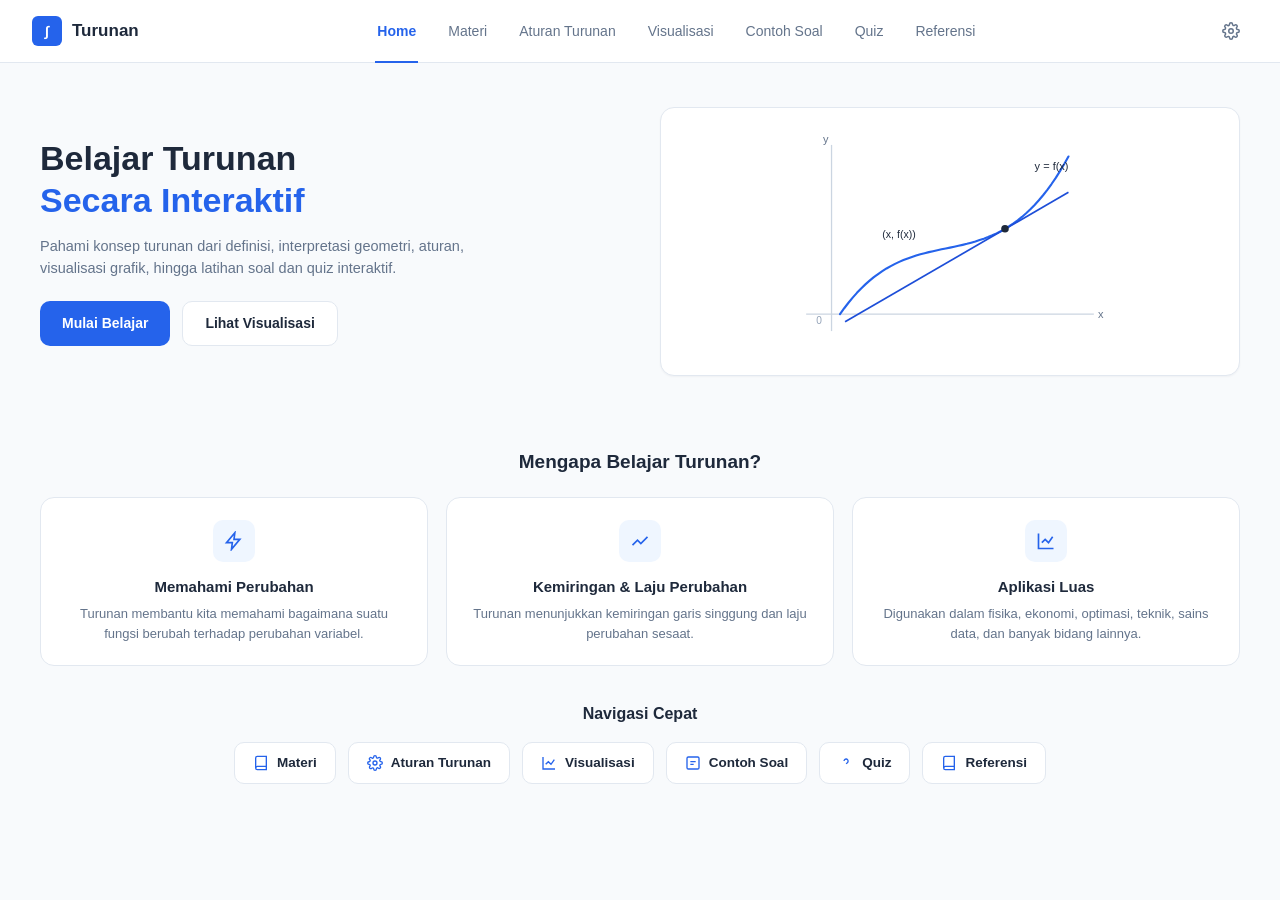
<file: index.html>
<!DOCTYPE html>
<html lang="id">
<head>
  <meta charset="UTF-8" />
  <meta name="viewport" content="width=device-width, initial-scale=1.0" />
  <title>Turunan — Belajar Turunan Secara Interaktif</title>
  <link rel="stylesheet" href="css/style.css" />
</head>
<body>
  <div class="page">

    <div id="navbar"></div>

    <div class="page-body">
      <main class="main-content" style="max-width:100%;">

        <section class="hero">
          <div>
            <h1 class="hero-title">
              Belajar Turunan<br />
              <span class="accent">Secara Interaktif</span>
            </h1>
            <p class="hero-desc">
              Pahami konsep turunan dari definisi, interpretasi geometri, aturan,
              visualisasi grafik, hingga latihan soal dan quiz interaktif.
            </p>
            <div class="hero-actions">
              <a href="pages/materi.html" class="btn btn-primary">Mulai Belajar</a>
              <a href="pages/visualisasi.html" class="btn btn-secondary">Lihat Visualisasi</a>
            </div>
          </div>

          <div class="hero-visual">
            <svg viewBox="0 0 400 260" width="100%" height="220">
              <!-- sumbu -->
              <line x1="30" y1="220" x2="370" y2="220" stroke="#cbd5e1" stroke-width="1.5"/>
              <line x1="60" y1="20" x2="60" y2="240" stroke="#cbd5e1" stroke-width="1.5"/>
              <text x="375" y="225" font-size="13" fill="#64748b">x</text>
              <text x="50" y="18" font-size="13" fill="#64748b">y</text>
              <text x="42" y="232" font-size="12" fill="#94a3b8">0</text>

              <!-- kurva y = f(x), kubik bentuk S -->
              <path d="M 70 220 L 75 213 L 80 206.5 L 85 200.5 L 90 194.8 L 95 189.6 L 100 184.8 L 105 180.4 L 110 176.3 L 115 172.6 L 120 169.2 L 125 166 L 130 163.2 L 135 160.6 L 140 158.2 L 145 156.1 L 150 154.2 L 155 152.4 L 160 150.8 L 165 149.3 L 170 148 L 175 146.7 L 180 145.6 L 185 144.5 L 190 143.4 L 195 142.4 L 200 141.4 L 205 140.3 L 210 139.2 L 215 138.1 L 220 136.9 L 225 135.5 L 230 134.1 L 235 132.5 L 240 130.8 L 245 128.9 L 250 126.8 L 255 124.5 L 260 122 L 265 119.2 L 270 116.1 L 275 112.8 L 280 109.1 L 285 105.1 L 290 100.8 L 295 96.1 L 300 90.9 L 305 85.4 L 310 79.5 L 315 73.1 L 320 66.2 L 325 58.9 L 330 51 L 335 42.6 L 340 33.7"
                fill="none" stroke="#2563eb" stroke-width="2.5" stroke-linejoin="round" stroke-linecap="round"/>

              <!-- garis singgung -->
              <line x1="76" y1="229" x2="340" y2="76" stroke="#1d4ed8" stroke-width="2"/>

              <!-- titik (x, f(x)) -->
              <circle cx="265" cy="119" r="4.5" fill="#1e293b"/>
              <text x="120" y="130" font-size="12.5" fill="#1e293b">(x, f(x))</text>

              <text x="300" y="50" font-size="13" fill="#1e293b">y = f(x)</text>
            </svg>
          </div>
        </section>

        <h2 class="feature-section-title">Mengapa Belajar Turunan?</h2>
        <div class="feature-grid">
          <div class="feature-card">
            <div class="feature-icon">
              <svg width="20" height="20" viewBox="0 0 24 24" fill="none" stroke="currentColor" stroke-width="2"><path d="M13 2 3 14h7l-1 8 10-12h-7z"/></svg>
            </div>
            <h3>Memahami Perubahan</h3>
            <p>Turunan membantu kita memahami bagaimana suatu fungsi berubah terhadap perubahan variabel.</p>
          </div>
          <div class="feature-card">
            <div class="feature-icon">
              <svg width="20" height="20" viewBox="0 0 24 24" fill="none" stroke="currentColor" stroke-width="2"><path d="M3 17l6-6 4 4 8-8"/></svg>
            </div>
            <h3>Kemiringan &amp; Laju Perubahan</h3>
            <p>Turunan menunjukkan kemiringan garis singgung dan laju perubahan sesaat.</p>
          </div>
          <div class="feature-card">
            <div class="feature-icon">
              <svg width="20" height="20" viewBox="0 0 24 24" fill="none" stroke="currentColor" stroke-width="2"><path d="M3 3v18h18"/><path d="M7 14l4-4 4 4 5-7"/></svg>
            </div>
            <h3>Aplikasi Luas</h3>
            <p>Digunakan dalam fisika, ekonomi, optimasi, teknik, sains data, dan banyak bidang lainnya.</p>
          </div>
        </div>

        <h3 class="quicknav-title">Navigasi Cepat</h3>
        <div class="quicknav-grid">
          <a href="pages/materi.html" class="quicknav-item">
            <svg width="16" height="16" viewBox="0 0 24 24" fill="none" stroke="currentColor" stroke-width="2"><path d="M4 19.5A2.5 2.5 0 0 1 6.5 17H20"/><path d="M6.5 2H20v20H6.5A2.5 2.5 0 0 1 4 19.5v-15A2.5 2.5 0 0 1 6.5 2z"/></svg>
            Materi
          </a>
          <a href="pages/aturan-turunan.html" class="quicknav-item">
            <svg width="16" height="16" viewBox="0 0 24 24" fill="none" stroke="currentColor" stroke-width="2"><circle cx="12" cy="12" r="3"/><path d="M19.4 15a1.65 1.65 0 0 0 .33 1.82l.06.06a2 2 0 1 1-2.83 2.83l-.06-.06a1.65 1.65 0 0 0-1.82-.33 1.65 1.65 0 0 0-1 1.51V21a2 2 0 1 1-4 0v-.09A1.65 1.65 0 0 0 9 19.4a1.65 1.65 0 0 0-1.82.33l-.06.06a2 2 0 1 1-2.83-2.83l.06-.06a1.65 1.65 0 0 0 .33-1.82 1.65 1.65 0 0 0-1.51-1H3a2 2 0 1 1 0-4h.09A1.65 1.65 0 0 0 4.6 9a1.65 1.65 0 0 0-.33-1.82l-.06-.06a2 2 0 1 1 2.83-2.83l.06.06a1.65 1.65 0 0 0 1.82.33H9a1.65 1.65 0 0 0 1-1.51V3a2 2 0 1 1 4 0v.09a1.65 1.65 0 0 0 1 1.51 1.65 1.65 0 0 0 1.82-.33l.06-.06a2 2 0 1 1 2.83 2.83l-.06.06a1.65 1.65 0 0 0-.33 1.82V9a1.65 1.65 0 0 0 1.51 1H21a2 2 0 1 1 0 4h-.09a1.65 1.65 0 0 0-1.51 1z"/></svg>
            Aturan Turunan
          </a>
          <a href="pages/visualisasi.html" class="quicknav-item">
            <svg width="16" height="16" viewBox="0 0 24 24" fill="none" stroke="currentColor" stroke-width="2"><path d="M3 3v18h18"/><path d="M7 14l4-4 4 4 5-7"/></svg>
            Visualisasi
          </a>
          <a href="pages/contoh-soal.html" class="quicknav-item">
            <svg width="16" height="16" viewBox="0 0 24 24" fill="none" stroke="currentColor" stroke-width="2"><rect x="3" y="3" width="18" height="18" rx="2"/><path d="M8 10h8M8 14h5"/></svg>
            Contoh Soal
          </a>
          <a href="pages/quiz.html" class="quicknav-item">
            <svg width="16" height="16" viewBox="0 0 24 24" fill="none" stroke="currentColor" stroke-width="2"><path d="M9.09 9a3 3 0 1 1 5.83 1c0 2-3 3-3 3"/><path d="M12 17h.01"/></svg>
            Quiz
          </a>
          <a href="pages/referensi.html" class="quicknav-item">
            <svg width="16" height="16" viewBox="0 0 24 24" fill="none" stroke="currentColor" stroke-width="2"><path d="M4 19.5A2.5 2.5 0 0 1 6.5 17H20"/><path d="M6.5 2H20v20H6.5A2.5 2.5 0 0 1 4 19.5v-15A2.5 2.5 0 0 1 6.5 2z"/></svg>
            Referensi
          </a>
        </div>

      </main>
    </div>
  </div>

  <script src="js/navbar.js"></script>
  <script>
    renderNavbar("home");
  </script>
</body>
</html>
</file>
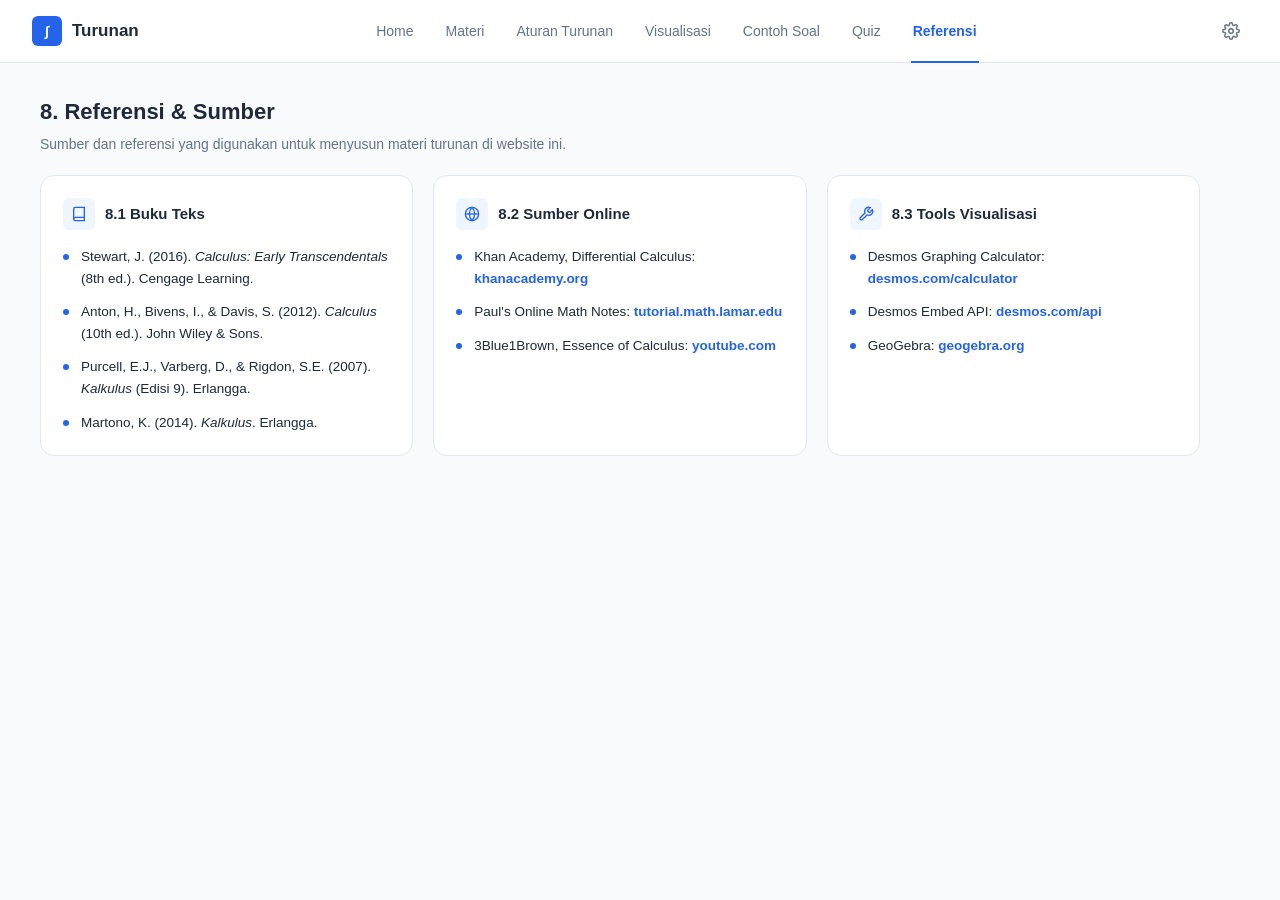
<file: pages/referensi.html>
<!DOCTYPE html>
<html lang="id">
<head>
  <meta charset="UTF-8" />
  <meta name="viewport" content="width=device-width, initial-scale=1.0" />
  <title>Referensi — Turunan</title>
  <link rel="stylesheet" href="../css/style.css" />
</head>
<body>
  <div class="page">

    <div id="navbar"></div>

    <div class="page-body">
      <main class="main-content">

        <h1 class="materi-header">8. Referensi &amp; Sumber</h1>
        <p class="materi-intro">Sumber dan referensi yang digunakan untuk menyusun materi turunan di website ini.</p>

        <div class="referensi-grid">

          <!-- 8.1 Buku Teks -->
          <div class="referensi-card">
            <div class="referensi-card-header">
              <span class="referensi-card-icon">
                <svg width="16" height="16" viewBox="0 0 24 24" fill="none" stroke="currentColor" stroke-width="2"><path d="M4 19.5A2.5 2.5 0 0 1 6.5 17H20"/><path d="M6.5 2H20v20H6.5A2.5 2.5 0 0 1 4 19.5v-15A2.5 2.5 0 0 1 6.5 2z"/></svg>
              </span>
              <span class="referensi-card-title">8.1 Buku Teks</span>
            </div>
            <ul class="referensi-list">
              <li>Stewart, J. (2016). <em>Calculus: Early Transcendentals</em> (8th ed.). Cengage Learning.</li>
              <li>Anton, H., Bivens, I., &amp; Davis, S. (2012). <em>Calculus</em> (10th ed.). John Wiley &amp; Sons.</li>
              <li>Purcell, E.J., Varberg, D., &amp; Rigdon, S.E. (2007). <em>Kalkulus</em> (Edisi 9). Erlangga.</li>
              <li>Martono, K. (2014). <em>Kalkulus</em>. Erlangga.</li>
            </ul>
          </div>

          <!-- 8.2 Sumber Online -->
          <div class="referensi-card">
            <div class="referensi-card-header">
              <span class="referensi-card-icon">
                <svg width="16" height="16" viewBox="0 0 24 24" fill="none" stroke="currentColor" stroke-width="2"><circle cx="12" cy="12" r="10"/><line x1="2" y1="12" x2="22" y2="12"/><path d="M12 2a15.3 15.3 0 0 1 4 10 15.3 15.3 0 0 1-4 10 15.3 15.3 0 0 1-4-10 15.3 15.3 0 0 1 4-10z"/></svg>
              </span>
              <span class="referensi-card-title">8.2 Sumber Online</span>
            </div>
            <ul class="referensi-list">
              <li>Khan Academy, Differential Calculus: <a href="https://www.khanacademy.org/math/differential-calculus" target="_blank" rel="noopener">khanacademy.org</a></li>
              <li>Paul's Online Math Notes: <a href="https://tutorial.math.lamar.edu/Classes/CalcI/DerivativeIntro.aspx" target="_blank" rel="noopener">tutorial.math.lamar.edu</a></li>
              <li>3Blue1Brown, Essence of Calculus: <a href="https://www.youtube.com/watch?v=WUvTyaaNkzM" target="_blank" rel="noopener">youtube.com</a></li>
            </ul>
          </div>

          <!-- 8.3 Tools Visualisasi -->
          <div class="referensi-card">
            <div class="referensi-card-header">
              <span class="referensi-card-icon">
                <svg width="16" height="16" viewBox="0 0 24 24" fill="none" stroke="currentColor" stroke-width="2"><path d="M14.7 6.3a1 1 0 0 0 0 1.4l1.6 1.6a1 1 0 0 0 1.4 0l3.77-3.77a6 6 0 0 1-7.94 7.94l-6.91 6.91a2.12 2.12 0 0 1-3-3l6.91-6.91a6 6 0 0 1 7.94-7.94l-3.76 3.77z"/></svg>
              </span>
              <span class="referensi-card-title">8.3 Tools Visualisasi</span>
            </div>
            <ul class="referensi-list">
              <li>Desmos Graphing Calculator: <a href="https://www.desmos.com/calculator" target="_blank" rel="noopener">desmos.com/calculator</a></li>
              <li>Desmos Embed API: <a href="https://www.desmos.com/api/v1.7/docs/index.html" target="_blank" rel="noopener">desmos.com/api</a></li>
              <li>GeoGebra: <a href="https://www.geogebra.org" target="_blank" rel="noopener">geogebra.org</a></li>
            </ul>
          </div>

        </div>
      </main>
    </div>
  </div>

  <script src="../js/navbar.js"></script>
  <script>
    renderNavbar("referensi");
  </script>
</body>
</html>
</file>
<file: css/style.css>
:root {
  --color-primary: #2563eb;       /* biru utama (tombol, aktif, judul) */
  --color-primary-dark: #1d4ed8;
  --color-primary-light: #eff6ff; /* background biru muda */
  --color-accent: #3b82f6;

  --color-text: #1e293b;          /* teks utama */
  --color-text-muted: #64748b;    /* teks sekunder */
  --color-border: #e2e8f0;

  --color-bg: #f8fafc;            /* background halaman */
  --color-surface: #ffffff;       /* background card/panel */

  --color-success-bg: #dcfce7;
  --color-success-text: #15803d;
  --color-success-border: #86efac;

  --radius-sm: 6px;
  --radius-md: 10px;
  --radius-lg: 14px;

  --shadow-sm: 0 1px 2px rgba(15, 23, 42, 0.04);
  --shadow-md: 0 4px 12px rgba(15, 23, 42, 0.08);

  --font-sans: "Poppins", -apple-system, sans-serif;
}

* {
  margin: 0;
  padding: 0;
  box-sizing: border-box;
}

body {
  font-family: var(--font-sans);
  background: var(--color-bg);
  color: var(--color-text);
  line-height: 1.5;
  -webkit-font-smoothing: antialiased;
}

a {
  text-decoration: none;
  color: inherit;
}

ul {
  list-style: none;
}

img {
  max-width: 100%;
  display: block;
}

button {
  font-family: inherit;
  cursor: pointer;
  border: none;
  background: none;
}

/* =========================================================
   LAYOUT UMUM
   ========================================================= */

.page {
  min-height: 100vh;
  display: flex;
  flex-direction: column;
}

.page-body {
  flex: 1;
  display: flex;
}

.main-content {
  flex: 1;
  padding: 32px 40px;
  max-width: 1240px;
}

/* =========================================================
   NAVBAR (atas, sama di semua halaman)
   ========================================================= */

.navbar {
  display: flex;
  align-items: center;
  justify-content: space-between;
  padding: 14px 32px;
  background: var(--color-surface);
  border-bottom: 1px solid var(--color-border);
  position: sticky;
  top: 0;
  z-index: 50;
}

.navbar-brand {
  display: flex;
  align-items: center;
  gap: 10px;
  font-weight: 700;
  font-size: 17px;
  color: var(--color-text);
}

.navbar-brand .logo-icon {
  width: 30px;
  height: 30px;
  border-radius: var(--radius-sm);
  background: var(--color-primary);
  display: flex;
  align-items: center;
  justify-content: center;
  color: #fff;
  font-size: 14px;
  flex-shrink: 0;
}

.navbar-links {
  display: flex;
  align-items: center;
  gap: 28px;
}

.navbar-links a {
  font-size: 14px;
  color: var(--color-text-muted);
  font-weight: 500;
  padding: 6px 2px;
  position: relative;
  transition: color 0.15s ease;
}

.navbar-links a:hover {
  color: var(--color-primary);
}

.navbar-links a.active {
  color: var(--color-primary);
  font-weight: 600;
}

.navbar-links a.active::after {
  content: "";
  position: absolute;
  left: 0;
  right: 0;
  bottom: -15px;
  height: 2px;
  background: var(--color-primary);
}

.navbar-settings {
  width: 34px;
  height: 34px;
  display: flex;
  align-items: center;
  justify-content: center;
  border-radius: 50%;
  color: var(--color-text-muted);
  transition: background 0.15s ease;
}

.navbar-settings:hover {
  background: var(--color-bg);
}

/* =========================================================
   SIDEBAR (kiri, dipakai di Materi, Aturan Turunan, dll)
   ========================================================= */

.sidebar {
  width: 240px;
  flex-shrink: 0;
  background: var(--color-surface);
  border-right: 1px solid var(--color-border);
  padding: 24px 0;
  position: sticky;
  top: 61px;
  align-self: flex-start;
  max-height: calc(100vh - 61px);
  overflow-y: auto;
}

.sidebar-title {
  font-size: 13px;
  font-weight: 700;
  text-transform: uppercase;
  letter-spacing: 0.03em;
  color: var(--color-text-muted);
  padding: 0 24px;
  margin-bottom: 14px;
}

.sidebar-list a {
  display: block;
  padding: 10px 24px;
  font-size: 14px;
  color: var(--color-text);
  border-left: 3px solid transparent;
}

.sidebar-list a:hover {
  background: var(--color-bg);
}

.sidebar-list a.active {
  background: var(--color-primary-light);
  border-left-color: var(--color-primary);
  color: var(--color-primary);
  font-weight: 600;
}

.sidebar-list .sidebar-sub {
  font-size: 12.5px;
  color: var(--color-text-muted);
  padding: 2px 24px 8px 36px;
}

/* =========================================================
   KOMPONEN UMUM: card, button, badge
   ========================================================= */

.card {
  background: var(--color-surface);
  border: 1px solid var(--color-border);
  border-radius: var(--radius-lg);
  box-shadow: var(--shadow-sm);
}

.btn {
  display: inline-flex;
  align-items: center;
  gap: 8px;
  padding: 11px 22px;
  border-radius: var(--radius-md);
  font-size: 14px;
  font-weight: 600;
  transition: transform 0.1s ease, box-shadow 0.15s ease;
}

.btn-primary {
  background: var(--color-primary);
  color: #fff;
}

.btn-primary:hover {
  background: var(--color-primary-dark);
  box-shadow: var(--shadow-md);
}

.btn-secondary {
  background: var(--color-surface);
  color: var(--color-text);
  border: 1px solid var(--color-border);
}

.btn-secondary:hover {
  border-color: var(--color-primary);
  color: var(--color-primary);
}

.page-badge {
  position: fixed;
  bottom: 18px;
  left: 50%;
  transform: translateX(-50%);
  background: var(--color-primary);
  color: #fff;
  font-size: 12.5px;
  font-weight: 700;
  padding: 7px 16px;
  border-radius: 999px;
  box-shadow: var(--shadow-md);
  z-index: 100;
  letter-spacing: 0.02em;
}

/* =========================================================
   UTIL
   ========================================================= */

.text-muted { color: var(--color-text-muted); }
.text-primary { color: var(--color-primary); }
.mt-8 { margin-top: 8px; }
.mt-16 { margin-top: 16px; }
.mt-24 { margin-top: 24px; }
.mt-32 { margin-top: 32px; }

.formula-box {
  background: var(--color-primary-light);
  border-radius: var(--radius-md);
  padding: 24px;
  display: flex;
  align-items: center;
  justify-content: center;
  font-size: 22px;
}

.callout {
  display: flex;
  align-items: flex-start;
  gap: 10px;
  background: var(--color-primary-light);
  border-radius: var(--radius-md);
  padding: 14px 18px;
  font-size: 13.5px;
  color: var(--color-text);
}

.callout svg {
  flex-shrink: 0;
  margin-top: 1px;
  color: var(--color-primary);
}

/* =========================================================
   RESPONSIVE
   ========================================================= */

@media (max-width: 900px) {
  .navbar-links { display: none; }
  .sidebar { width: 200px; }
  .main-content { padding: 24px; }
}

@media (max-width: 700px) {
  .page-body { flex-direction: column; }
  .sidebar { width: 100%; border-right: none; border-bottom: 1px solid var(--color-border); }
  .viz-side { width: 100%; border-right: none; border-bottom: 1px solid var(--color-border); }
  .quiz-layout { flex-direction: column; }
  .quiz-progress-panel { width: 100%; }
  .quiz-number-grid { flex-direction: row; flex-wrap: wrap; }
  .quiz-explanation-panel { width: 100%; }
}

/* =========================================================
   HALAMAN: HOME (index.html)
   ========================================================= */

.hero {
  display: grid;
  grid-template-columns: 1fr 1fr;
  gap: 40px;
  align-items: center;
  padding: 12px 0 36px;
}

.hero-title {
  font-size: 34px;
  font-weight: 800;
  line-height: 1.25;
  color: var(--color-text);
}

.hero-title .accent {
  color: var(--color-primary);
}

.hero-desc {
  margin-top: 14px;
  color: var(--color-text-muted);
  font-size: 14.5px;
  max-width: 460px;
}

.hero-actions {
  display: flex;
  gap: 12px;
  margin-top: 22px;
}

.hero-visual {
  background: var(--color-surface);
  border: 1px solid var(--color-border);
  border-radius: var(--radius-lg);
  padding: 20px;
  box-shadow: var(--shadow-sm);
}

.feature-section-title {
  font-size: 19px;
  font-weight: 700;
  text-align: center;
  margin: 36px 0 20px;
}

.feature-grid {
  display: grid;
  grid-template-columns: repeat(3, 1fr);
  gap: 18px;
}

.feature-card {
  background: var(--color-surface);
  border: 1px solid var(--color-border);
  border-radius: var(--radius-lg);
  padding: 22px;
  text-align: center;
}

.feature-icon {
  width: 42px;
  height: 42px;
  border-radius: var(--radius-md);
  background: var(--color-primary-light);
  color: var(--color-primary);
  display: flex;
  align-items: center;
  justify-content: center;
  margin: 0 auto 14px;
}

.feature-card h3 {
  font-size: 15px;
  font-weight: 700;
  margin-bottom: 6px;
}

.feature-card p {
  font-size: 13px;
  color: var(--color-text-muted);
}

.quicknav-title {
  font-size: 16px;
  font-weight: 700;
  text-align: center;
  margin: 36px 0 16px;
}

.quicknav-grid {
  display: flex;
  justify-content: center;
  gap: 12px;
  flex-wrap: wrap;
}

.quicknav-item {
  display: flex;
  align-items: center;
  gap: 8px;
  background: var(--color-surface);
  border: 1px solid var(--color-border);
  border-radius: var(--radius-md);
  padding: 10px 18px;
  font-size: 13.5px;
  font-weight: 600;
  transition: border-color 0.15s ease, color 0.15s ease;
}

.quicknav-item:hover {
  border-color: var(--color-primary);
  color: var(--color-primary);
}

.quicknav-item svg { color: var(--color-primary); }

@media (max-width: 800px) {
  .hero { grid-template-columns: 1fr; }
  .feature-grid { grid-template-columns: 1fr; }
}

/* =========================================================
   HALAMAN: MATERI (pages/materi.html)
   ========================================================= */

.materi-header {
  font-size: 22px;
  font-weight: 700;
  margin-bottom: 6px;
}

.materi-intro {
  color: var(--color-text-muted);
  font-size: 14px;
  max-width: 700px;
  margin-bottom: 20px;
}

.desmos-panel {
  border: 1px solid var(--color-border);
  border-radius: var(--radius-lg);
  overflow: hidden;
  margin-top: 18px;
}

.desmos-panel-header {
  display: flex;
  align-items: center;
  gap: 8px;
  padding: 12px 18px;
  background: var(--color-bg);
  border-bottom: 1px solid var(--color-border);
  font-size: 13.5px;
  font-weight: 700;
}

.desmos-panel-header svg { color: var(--color-primary); }

.desmos-calc {
  width: 100%;
  height: 360px;
  background: #fff;
}

.desmos-controls {
  display: flex;
  gap: 40px;
  padding: 16px 24px;
  border-top: 1px solid var(--color-border);
  background: var(--color-bg);
  flex-wrap: wrap;
}

.desmos-slider-group {
  flex: 1;
  min-width: 220px;
}

.desmos-slider-group label {
  font-size: 13px;
  font-weight: 600;
  display: block;
  margin-bottom: 8px;
}

.desmos-slider-group input[type="range"] {
  width: 100%;
  accent-color: var(--color-primary);
}




/* =========================================================
   HALAMAN: VISUALISASI (pages/visualisasi.html)
   ========================================================= */

.viz-tabs {
  display: flex;
  gap: 10px;
  flex-wrap: wrap;
  margin: 18px 0 16px;
}

.viz-tab {
  padding: 9px 18px;
  border-radius: var(--radius-md);
  border: 1px solid var(--color-border);
  background: var(--color-surface);
  font-size: 13.5px;
  font-weight: 600;
  color: var(--color-text);
}

.viz-tab:hover {
  border-color: var(--color-primary);
  color: var(--color-primary);
}

.viz-tab.active {
  background: var(--color-primary);
  border-color: var(--color-primary);
  color: #fff;
}

.viz-panel-body {
  display: flex;
  flex-wrap: wrap;
}

.viz-side {
  width: 230px;
  flex-shrink: 0;
  background: var(--color-primary-light);
  padding: 20px;
  border-right: 1px solid var(--color-border);
}

.viz-formula-label {
  font-size: 14.5px;
  font-weight: 700;
  margin-bottom: 14px;
  line-height: 1.6;
}

.viz-formula-label .viz-deriv {
  display: block;
  color: var(--color-text-muted);
  font-weight: 600;
  font-size: 13px;
  margin-top: 4px;
}

.viz-checkbox {
  display: flex;
  align-items: center;
  gap: 8px;
  font-size: 14px;
  font-weight: 600;
  margin-bottom: 10px;
  cursor: pointer;
}

.viz-checkbox input {
  width: 16px;
  height: 16px;
  accent-color: var(--color-primary);
}

.viz-note {
  margin-top: 18px;
  font-size: 12.5px;
  color: var(--color-text-muted);
  line-height: 1.6;
}

.viz-panel-body .desmos-calc {
  flex: 1;
  min-width: 280px;
  width: auto;
  height: 380px;
}

.viz-empty {
  padding: 24px;
  color: var(--color-text-muted);
  font-size: 13.5px;
}

/* =========================================================
   HALAMAN: ATURAN TURUNAN (pages/aturan-turunan.html)
   ========================================================= */

.rules-table {
  width: 100%;
  border-collapse: collapse;
  background: var(--color-surface);
  border: 1px solid var(--color-border);
  border-radius: var(--radius-lg);
  overflow: hidden;
  margin-top: 18px;
}

.rules-table th {
  background: var(--color-bg);
  text-align: center;
  font-size: 13px;
  font-weight: 700;
  color: var(--color-text-muted);
  padding: 12px 24px;
  border-bottom: 1px solid var(--color-border);
}

.rules-table td {
  padding: 14px 24px;
  border-bottom: 1px solid var(--color-border);
  font-size: 15px;
  text-align: center;
}

.rules-table tr:last-child td {
  border-bottom: none;
}

.rules-table tr:hover td {
  background: var(--color-primary-light);
}

/* =========================================================
   HALAMAN: CONTOH SOAL (pages/contoh-soal.html)
   ========================================================= */

.soal-card {
  background: var(--color-surface);
  border: 1px solid var(--color-border);
  border-radius: var(--radius-lg);
  padding: 24px;
  margin-top: 18px;
}

.soal-text {
  font-size: 15px;
  margin-bottom: 16px;
}

.soal-text .soal-number {
  font-weight: 700;
  margin-right: 4px;
}

.pembahasan-box {
  background: var(--color-bg);
  border: 1px solid var(--color-border);
  border-radius: var(--radius-md);
  padding: 20px;
  margin-top: 16px;
}

.pembahasan-title {
  font-size: 14px;
  font-weight: 700;
  margin-bottom: 14px;
}

.pembahasan-step {
  display: flex;
  align-items: flex-start;
  gap: 12px;
  margin-bottom: 14px;
}

.pembahasan-step-number {
  flex-shrink: 0;
  width: 22px;
  height: 22px;
  border-radius: 50%;
  background: var(--color-primary);
  color: #fff;
  font-size: 12px;
  font-weight: 700;
  display: flex;
  align-items: center;
  justify-content: center;
  margin-top: 2px;
}

.pembahasan-step-content {
  font-size: 14.5px;
}

.pembahasan-result {
  background: var(--color-success-bg);
  border: 1px solid var(--color-success-border);
  color: var(--color-success-text);
  border-radius: var(--radius-md);
  padding: 14px 18px;
  font-size: 14.5px;
  font-weight: 600;
  margin-top: 6px;
}

.soal-footer {
  display: flex;
  align-items: center;
  justify-content: space-between;
  margin-top: 24px;
}

.soal-pagination {
  font-size: 13.5px;
  color: var(--color-text-muted);
  font-weight: 600;
}

/* =========================================================
   HALAMAN: QUIZ (pages/quiz.html)
   ========================================================= */

.quiz-layout {
  display: flex;
  gap: 24px;
  align-items: flex-start;
}

.quiz-progress-panel {
  width: 130px;
  flex-shrink: 0;
}

.quiz-progress-title {
  font-size: 13px;
  font-weight: 700;
  color: var(--color-text-muted);
  margin-bottom: 6px;
}

.quiz-progress-count {
  font-size: 13px;
  font-weight: 700;
  margin-bottom: 10px;
}

.quiz-progress-bar-track {
  height: 6px;
  border-radius: 999px;
  background: var(--color-border);
  overflow: hidden;
  margin-bottom: 18px;
}

.quiz-progress-bar-fill {
  height: 100%;
  background: var(--color-primary);
  border-radius: 999px;
  transition: width 0.2s ease;
}

.quiz-number-grid {
  display: flex;
  flex-direction: column;
  gap: 8px;
}

.quiz-number-btn {
  width: 32px;
  height: 32px;
  border-radius: 50%;
  border: 1px solid var(--color-border);
  background: var(--color-surface);
  font-size: 13px;
  font-weight: 600;
  color: var(--color-text);
  display: flex;
  align-items: center;
  justify-content: center;
  transition: border-color 0.15s ease;
}

.quiz-number-btn:hover {
  border-color: var(--color-primary);
}

.quiz-number-btn.current {
  background: var(--color-primary);
  border-color: var(--color-primary);
  color: #fff;
}

.quiz-number-btn.answered {
  background: var(--color-success-bg);
  border-color: var(--color-success-border);
  color: var(--color-success-text);
}

.quiz-question-panel {
  flex: 1;
  background: var(--color-surface);
  border: 1px solid var(--color-border);
  border-radius: var(--radius-lg);
  padding: 24px;
}

.quiz-question-label {
  font-size: 13px;
  font-weight: 700;
  color: var(--color-text-muted);
  margin-bottom: 10px;
}

.quiz-question-text {
  font-size: 16px;
  font-weight: 600;
  margin-bottom: 20px;
}

.quiz-option {
  display: flex;
  align-items: center;
  gap: 12px;
  padding: 13px 16px;
  border: 1px solid var(--color-border);
  border-radius: var(--radius-md);
  margin-bottom: 10px;
  font-size: 14.5px;
  cursor: pointer;
  transition: border-color 0.15s ease, background 0.15s ease;
}

.quiz-option:hover {
  border-color: var(--color-primary);
}

.quiz-option.selected {
  border-color: var(--color-primary);
  background: var(--color-primary-light);
  font-weight: 600;
}

.quiz-option.correct {
  border-color: var(--color-success-border);
  background: var(--color-success-bg);
  font-weight: 600;
}

.quiz-option.incorrect {
  border-color: #fca5a5;
  background: #fee2e2;
  font-weight: 600;
}

.quiz-option-radio {
  width: 18px;
  height: 18px;
  border-radius: 50%;
  border: 2px solid var(--color-border);
  flex-shrink: 0;
  display: flex;
  align-items: center;
  justify-content: center;
}

.quiz-option.selected .quiz-option-radio,
.quiz-option.correct .quiz-option-radio {
  border-color: var(--color-primary);
}

.quiz-option.selected .quiz-option-radio::after,
.quiz-option.correct .quiz-option-radio::after {
  content: "";
  width: 9px;
  height: 9px;
  border-radius: 50%;
  background: var(--color-primary);
}

.quiz-footer {
  display: flex;
  justify-content: flex-end;
  gap: 10px;
  margin-top: 20px;
}

.quiz-explanation-panel {
  width: 280px;
  flex-shrink: 0;
  background: var(--color-surface);
  border: 1px solid var(--color-border);
  border-radius: var(--radius-lg);
  padding: 22px;
}

.quiz-explanation-title {
  font-size: 14px;
  font-weight: 700;
  margin-bottom: 14px;
}

.quiz-explanation-body {
  font-size: 13.5px;
  line-height: 1.7;
}

.quiz-result-banner {
  background: var(--color-success-bg);
  border: 1px solid var(--color-success-border);
  color: var(--color-success-text);
  border-radius: var(--radius-md);
  padding: 12px 16px;
  font-size: 13.5px;
  font-weight: 700;
  margin-top: 16px;
}

.quiz-result-banner.wrong {
  background: #fee2e2;
  border-color: #fca5a5;
  color: #b91c1c;
}

/* ---- Summary screen (setelah quiz selesai) ---- */

.quiz-summary {
  max-width: 640px;
  margin: 0 auto;
  text-align: center;
}

.quiz-summary-score-ring {
  width: 140px;
  height: 140px;
  border-radius: 50%;
  margin: 24px auto 16px;
  display: flex;
  align-items: center;
  justify-content: center;
  flex-direction: column;
  background: var(--color-primary-light);
  border: 6px solid var(--color-primary);
}

.quiz-summary-score-ring .score-number {
  font-size: 32px;
  font-weight: 800;
  color: var(--color-primary);
  line-height: 1;
}

.quiz-summary-score-ring .score-label {
  font-size: 12px;
  color: var(--color-text-muted);
  margin-top: 4px;
}

.quiz-summary-message {
  font-size: 16px;
  font-weight: 700;
  margin-bottom: 4px;
}

.quiz-summary-submessage {
  font-size: 13.5px;
  color: var(--color-text-muted);
  margin-bottom: 28px;
}

.quiz-summary-stats {
  display: flex;
  justify-content: center;
  gap: 14px;
  margin-bottom: 28px;
}

.quiz-summary-stat-card {
  flex: 1;
  max-width: 150px;
  background: var(--color-surface);
  border: 1px solid var(--color-border);
  border-radius: var(--radius-lg);
  padding: 16px;
}

.quiz-summary-stat-card .stat-number {
  font-size: 22px;
  font-weight: 800;
}

.quiz-summary-stat-card.correct .stat-number { color: var(--color-success-text); }
.quiz-summary-stat-card.incorrect .stat-number { color: #b91c1c; }

.quiz-summary-stat-card .stat-label {
  font-size: 12px;
  color: var(--color-text-muted);
  margin-top: 4px;
}

.quiz-summary-breakdown {
  text-align: left;
  background: var(--color-surface);
  border: 1px solid var(--color-border);
  border-radius: var(--radius-lg);
  padding: 8px;
  margin-bottom: 24px;
}

.quiz-summary-breakdown-item {
  display: flex;
  align-items: center;
  gap: 12px;
  padding: 12px 16px;
  border-bottom: 1px solid var(--color-border);
  font-size: 13.5px;
}

.quiz-summary-breakdown-item:last-child {
  border-bottom: none;
}

.quiz-summary-breakdown-icon {
  width: 24px;
  height: 24px;
  border-radius: 50%;
  display: flex;
  align-items: center;
  justify-content: center;
  flex-shrink: 0;
  font-size: 13px;
  font-weight: 700;
  color: #fff;
}

.quiz-summary-breakdown-icon.correct { background: var(--color-success-text); }
.quiz-summary-breakdown-icon.incorrect { background: #b91c1c; }

.quiz-summary-breakdown-text {
  flex: 1;
  text-align: left;
}

.quiz-summary-actions {
  display: flex;
  justify-content: center;
  gap: 12px;
}

/* =========================================================
   HALAMAN: REFERENSI (pages/referensi.html)
   ========================================================= */

.referensi-grid {
  display: grid;
  grid-template-columns: repeat(3, 1fr);
  gap: 20px;
  margin-top: 18px;
}

.referensi-card {
  background: var(--color-surface);
  border: 1px solid var(--color-border);
  border-radius: var(--radius-lg);
  padding: 22px;
}

.referensi-card-header {
  display: flex;
  align-items: center;
  gap: 10px;
  margin-bottom: 16px;
}

.referensi-card-icon {
  width: 32px;
  height: 32px;
  border-radius: var(--radius-sm);
  background: var(--color-primary-light);
  color: var(--color-primary);
  display: flex;
  align-items: center;
  justify-content: center;
  flex-shrink: 0;
}

.referensi-card-title {
  font-size: 15px;
  font-weight: 700;
}

.referensi-list {
  display: flex;
  flex-direction: column;
  gap: 12px;
}

.referensi-list li {
  font-size: 13.5px;
  line-height: 1.6;
  color: var(--color-text);
  padding-left: 18px;
  position: relative;
}

.referensi-list li::before {
  content: "";
  position: absolute;
  left: 0;
  top: 8px;
  width: 6px;
  height: 6px;
  border-radius: 50%;
  background: var(--color-primary);
}

.referensi-list li a {
  color: var(--color-primary);
  font-weight: 600;
}

.referensi-list li a:hover {
  text-decoration: underline;
}

@media (max-width: 900px) {
  .referensi-grid { grid-template-columns: 1fr; }
}
</file>
